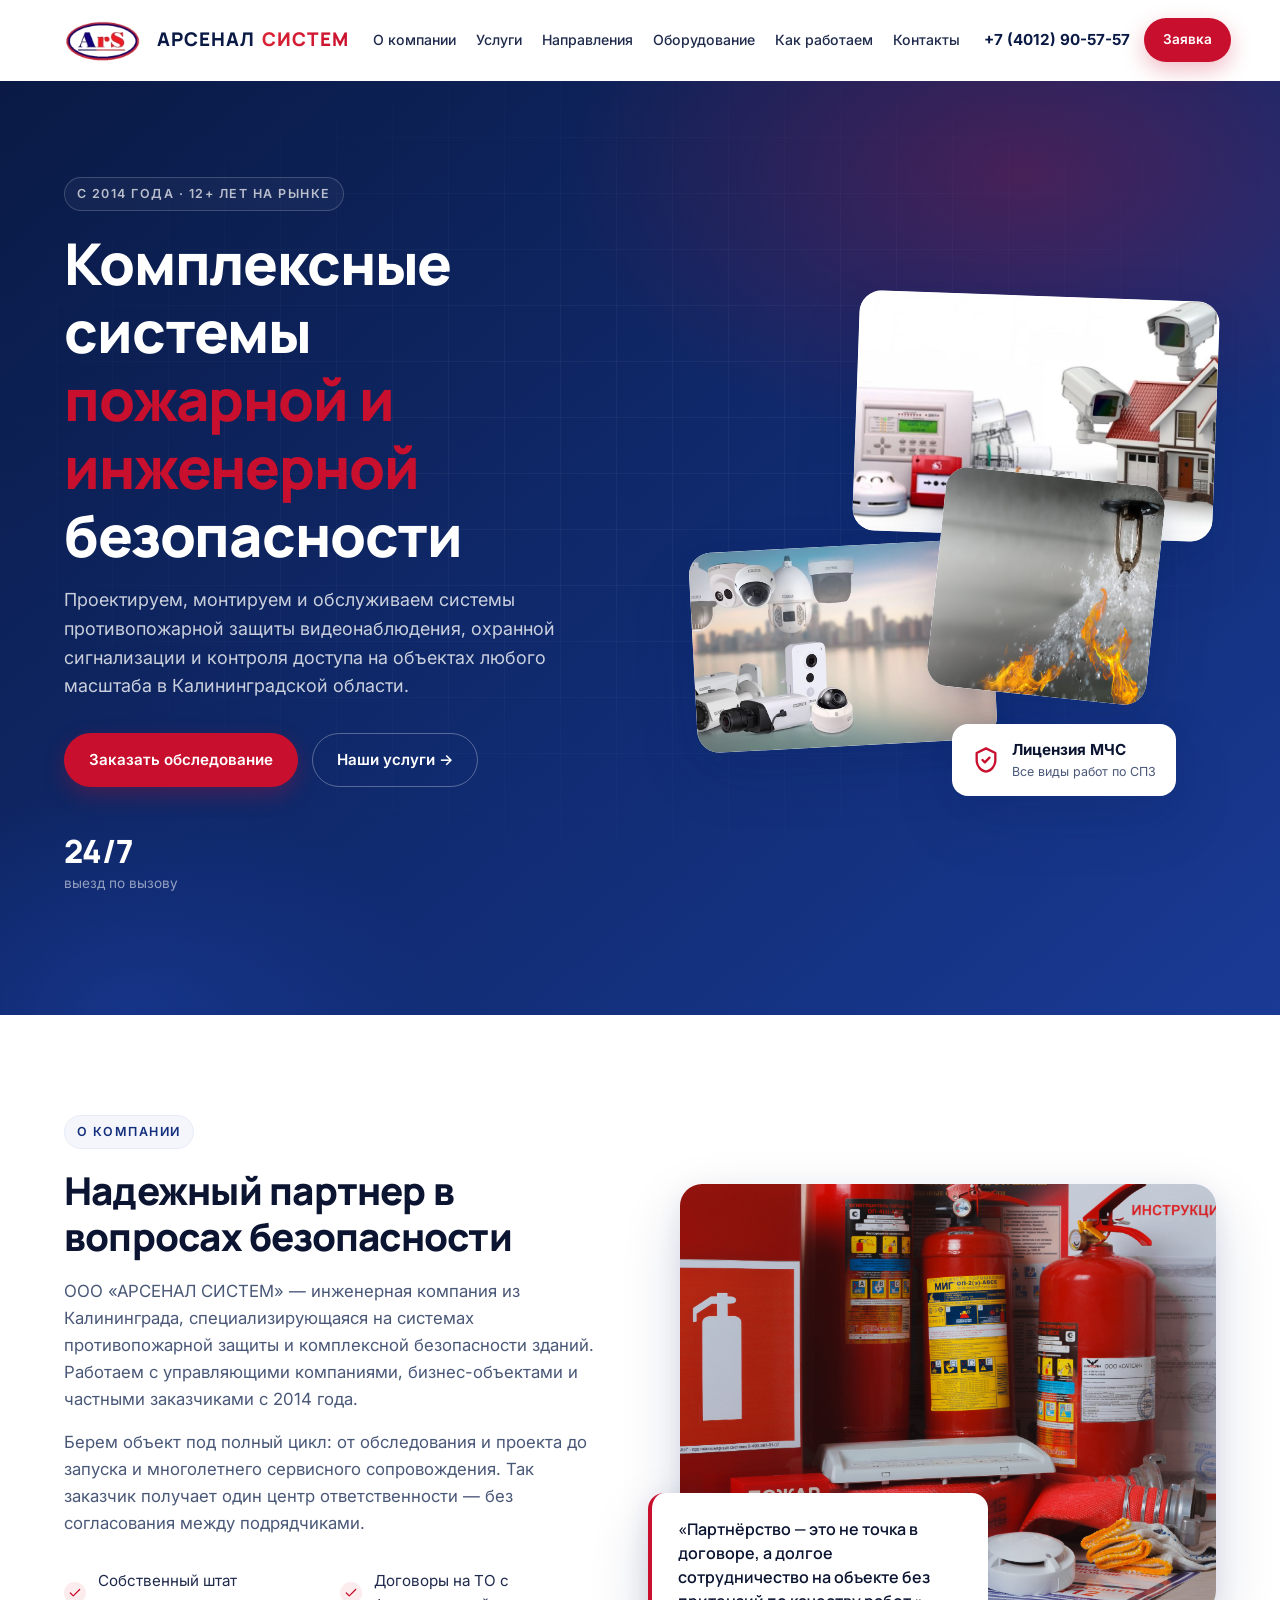
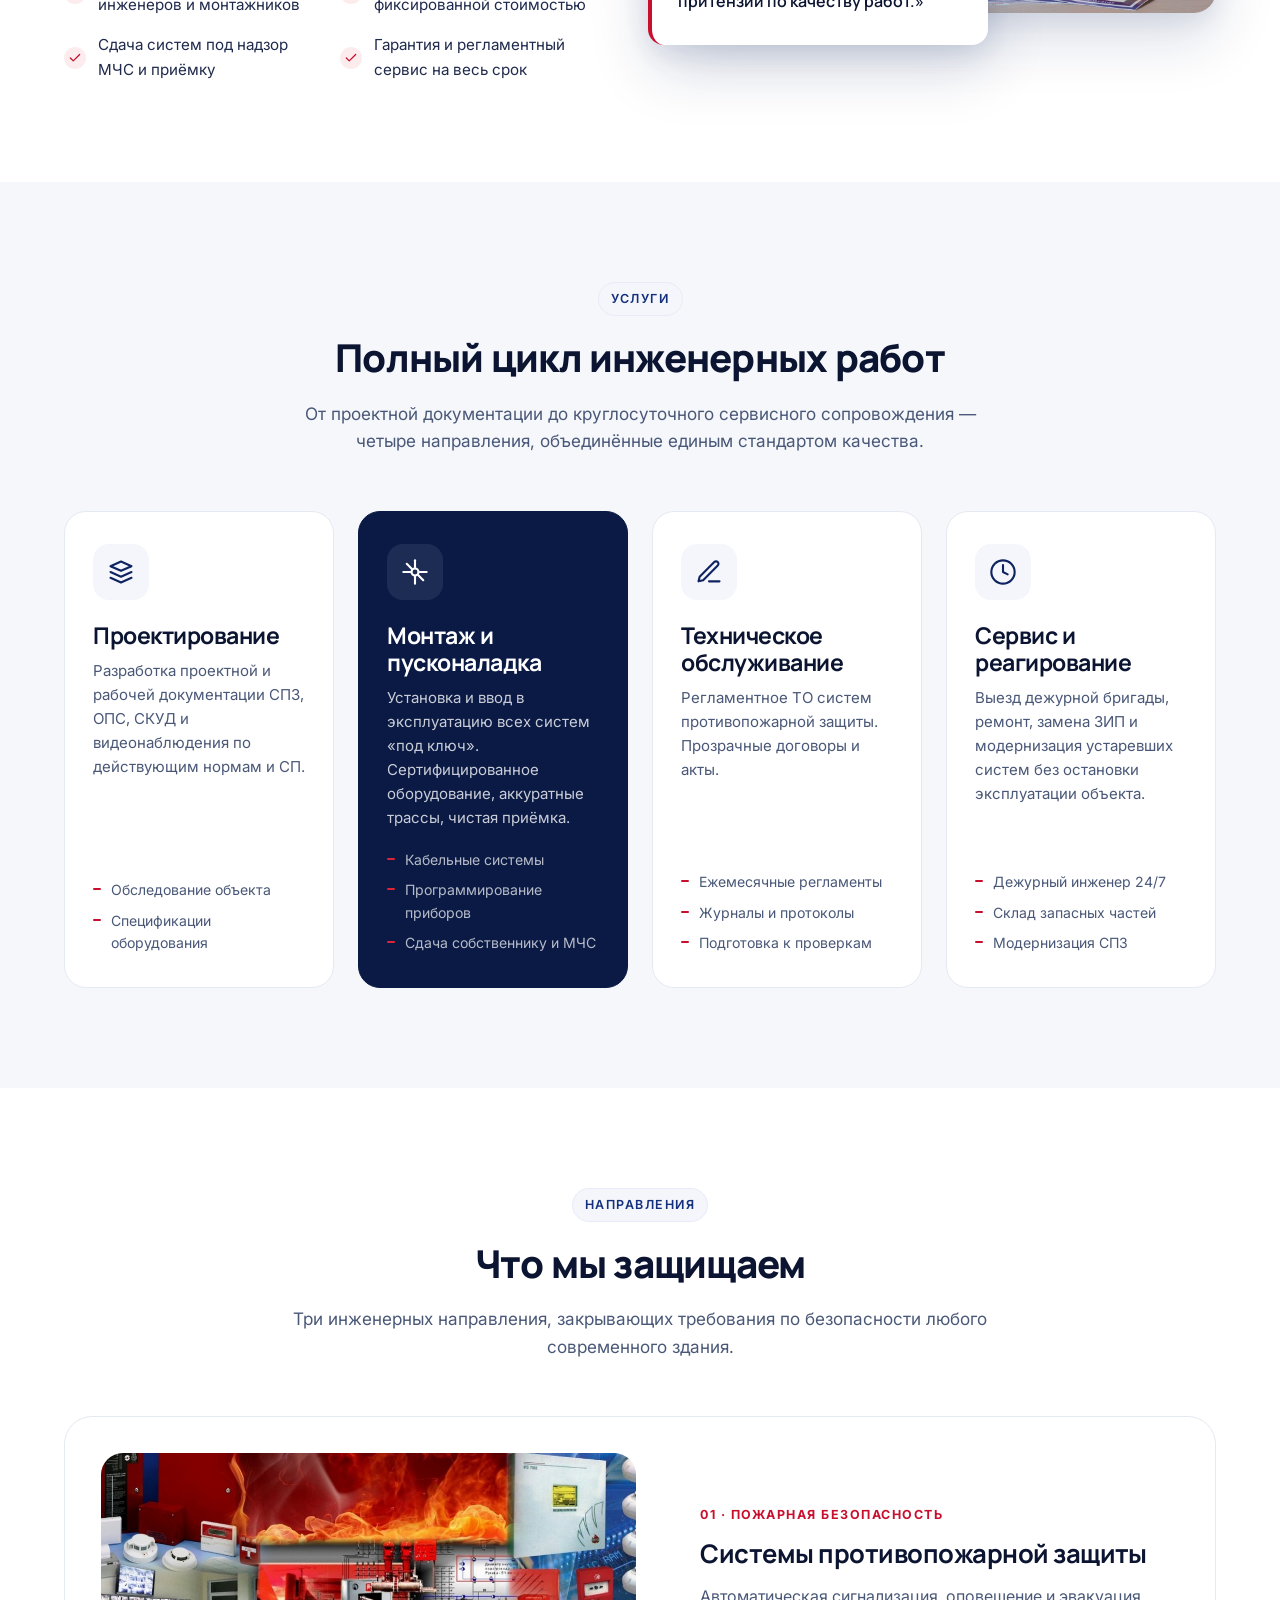
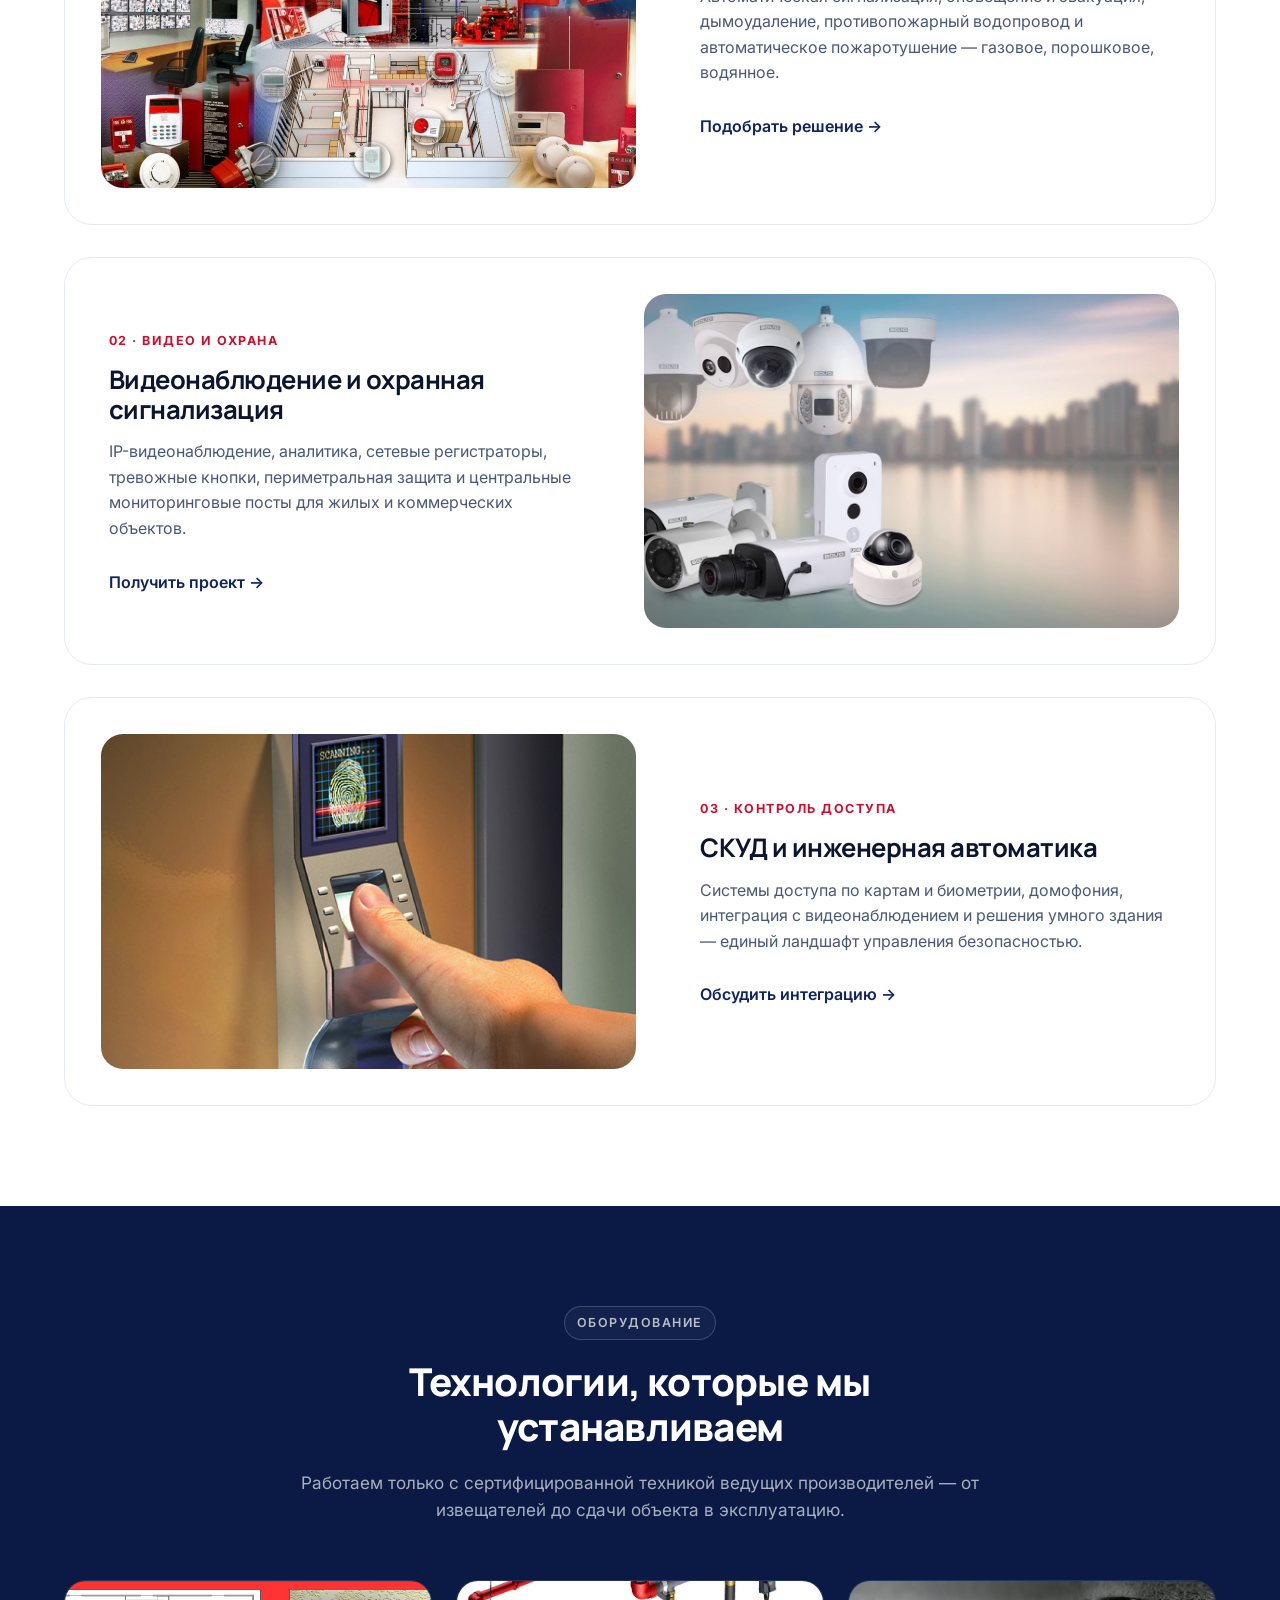
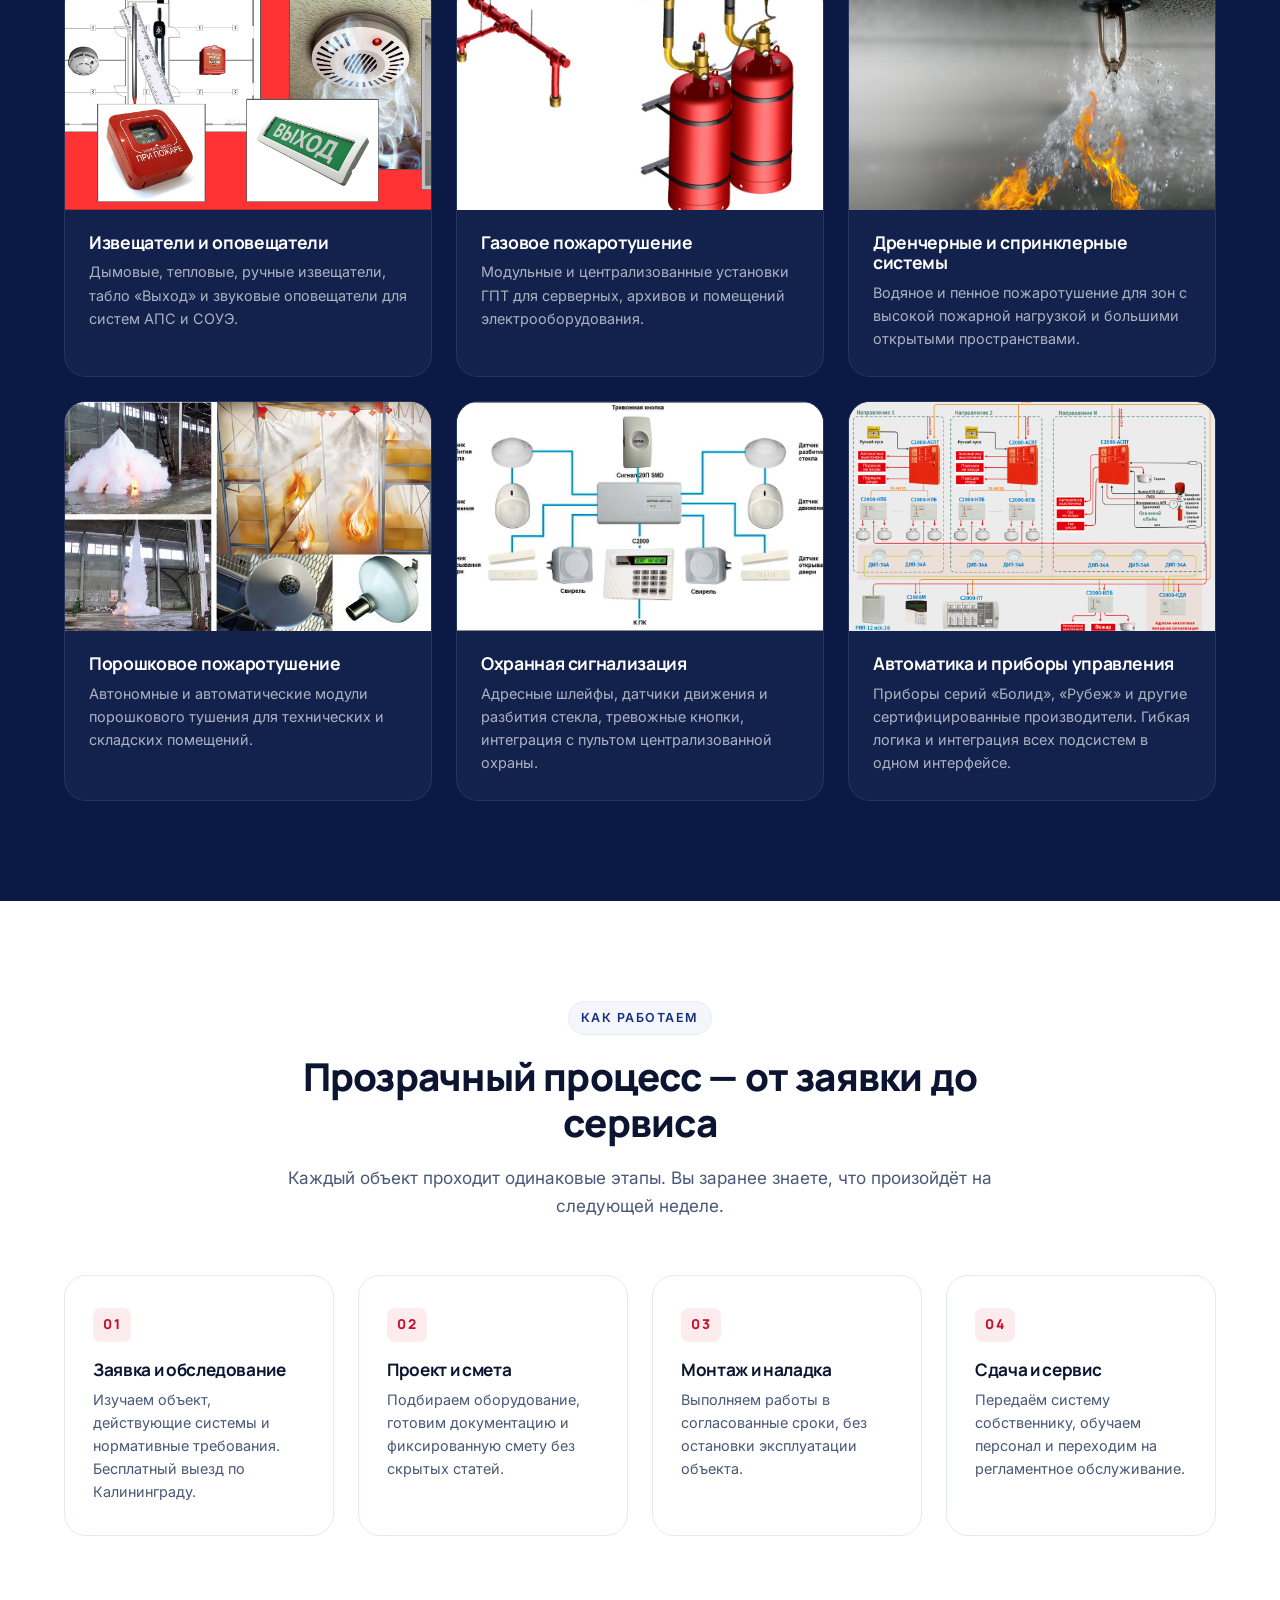
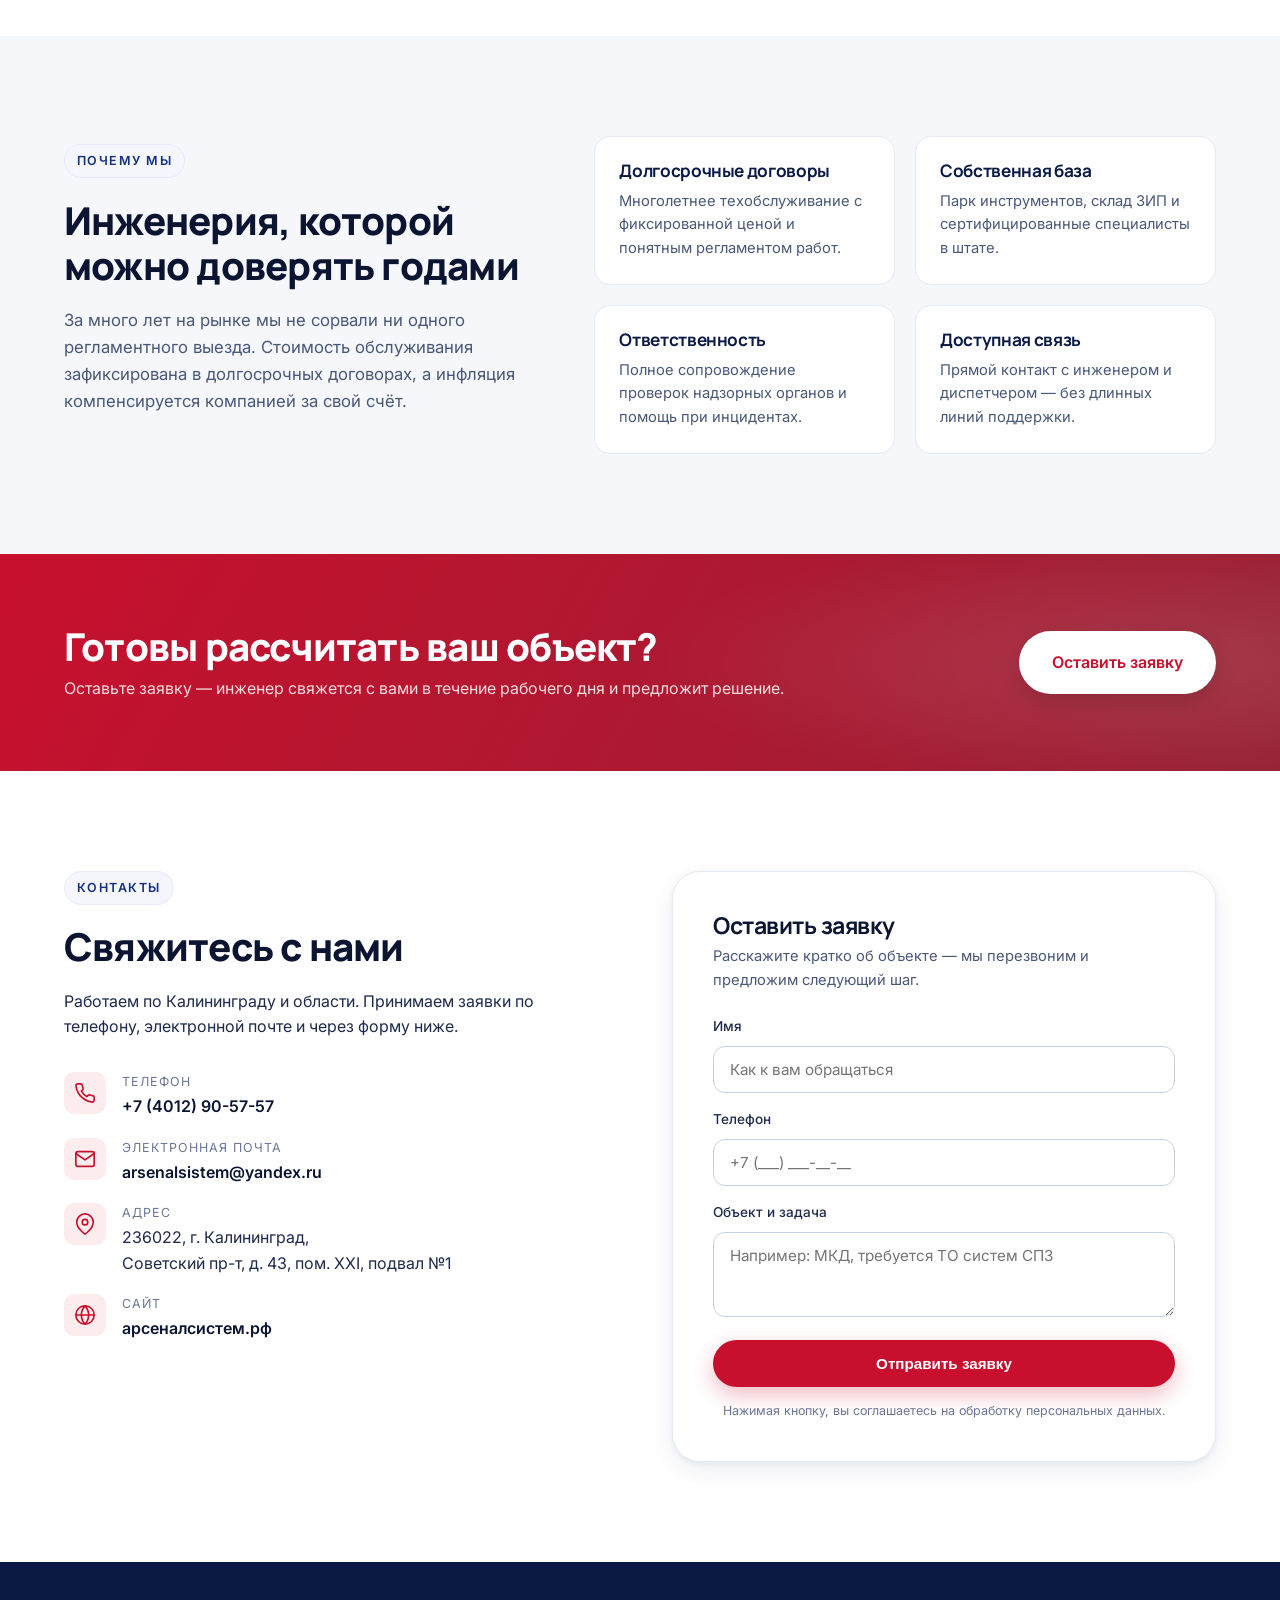
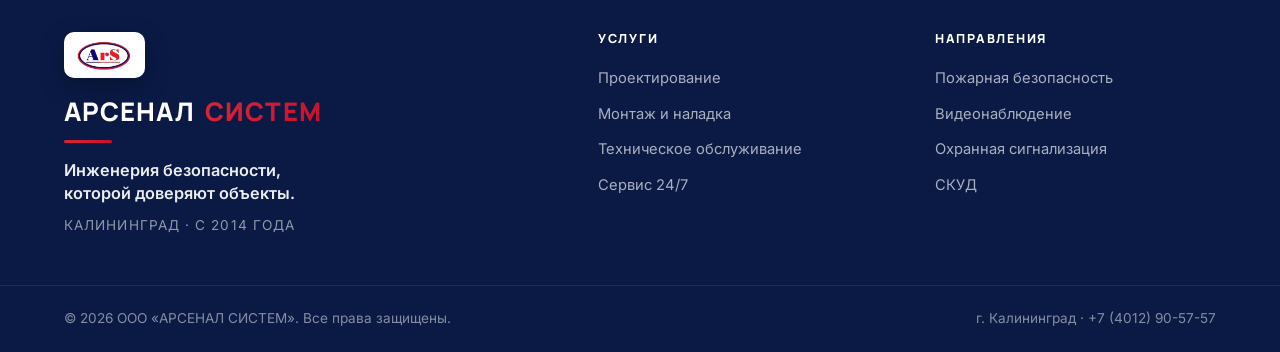
<file: index.html>
<!doctype html>
<html lang="ru">
<head>
<meta charset="utf-8" />
<meta name="viewport" content="width=device-width, initial-scale=1" />
<title>АРСЕНАЛ СИСТЕМ — пожарная сигнализация, видеонаблюдение, СКУД в Калининграде</title>
<meta name="description" content="ООО «АРСЕНАЛ СИСТЕМ» — проектирование, монтаж и техническое обслуживание систем противопожарной защиты, видеонаблюдения, охранной сигнализации и контроля доступа в Калининграде и области. Более 12 лет на рынке, лицензия МЧС, договоры на ТО." />
<meta name="keywords" content="пожарная сигнализация Калининград, монтаж АПС, проектирование СПЗ, видеонаблюдение Калининград, СКУД, охранная сигнализация, обслуживание пожарной сигнализации, дренчерное пожаротушение, газовое пожаротушение, лицензия МЧС" />
<meta name="author" content="ООО «АРСЕНАЛ СИСТЕМ»" />
<meta name="robots" content="index, follow, max-image-preview:large" />
<meta name="geo.region" content="RU-KGD" />
<meta name="geo.placename" content="Калининград" />
<link rel="canonical" href="https://арсеналсистем.рф/" />

<!-- Open Graph -->
<meta property="og:type" content="website" />
<meta property="og:locale" content="ru_RU" />
<meta property="og:site_name" content="АРСЕНАЛ СИСТЕМ" />
<meta property="og:title" content="АРСЕНАЛ СИСТЕМ — системы пожарной и инженерной безопасности в Калининграде" />
<meta property="og:description" content="Проектирование, монтаж и обслуживание систем противопожарной защиты, видеонаблюдения и СКУД. С 2014 года, лицензия МЧС." />
<meta property="og:url" content="https://арсеналсистем.рф/" />
<meta property="og:image" content="https://арсеналсистем.рф/assets/PB1.jpg" />
<meta property="og:image:width" content="1200" />
<meta property="og:image:height" content="630" />
<meta property="og:image:alt" content="АРСЕНАЛ СИСТЕМ — инженерия безопасности" />

<!-- Twitter Card -->
<meta name="twitter:card" content="summary_large_image" />
<meta name="twitter:title" content="АРСЕНАЛ СИСТЕМ — системы безопасности в Калининграде" />
<meta name="twitter:description" content="Пожарная сигнализация, видеонаблюдение, СКУД. Проект, монтаж, ТО. Калининград." />
<meta name="twitter:image" content="https://арсеналсистем.рф/assets/PB1.jpg" />

<!-- Webmaster verification -->
<meta name="yandex-verification" content="79c09cb9cb343d3f" />
<meta name="google-site-verification" content="BXCoOJwR6rJbbhIV3-l0kTRXnBwXiZ8afOS9MahLse8" />

<meta name="theme-color" content="#0A1A45" />
<link rel="icon" type="image/png" href="assets/logo.png" />
<link rel="apple-touch-icon" href="assets/logo.png" />
<link rel="preconnect" href="https://fonts.googleapis.com">
<link rel="preconnect" href="https://fonts.gstatic.com" crossorigin>
<link href="https://fonts.googleapis.com/css2?family=Inter:wght@400;500;600;700;800&family=Manrope:wght@500;600;700;800&display=swap" rel="stylesheet">
<link rel="stylesheet" href="styles.css" />

<!-- Structured Data: LocalBusiness -->
<script type="application/ld+json">
{
  "@context": "https://schema.org",
  "@type": "LocalBusiness",
  "@id": "https://арсеналсистем.рф/#organization",
  "name": "АРСЕНАЛ СИСТЕМ",
  "legalName": "ООО «АРСЕНАЛ СИСТЕМ»",
  "description": "Проектирование, монтаж и техническое обслуживание систем противопожарной защиты, видеонаблюдения, охранной сигнализации и СКУД в Калининграде и области.",
  "url": "https://арсеналсистем.рф/",
  "logo": "https://арсеналсистем.рф/assets/logo.png",
  "image": "https://арсеналсистем.рф/assets/PB1.jpg",
  "telephone": "+7-4012-90-57-57",
  "email": "arsenalsistem@yandex.ru",
  "foundingDate": "2014",
  "address": {
    "@type": "PostalAddress",
    "streetAddress": "Советский пр-т, д. 43, пом. XXI, подвал №1",
    "addressLocality": "Калининград",
    "addressRegion": "Калининградская область",
    "postalCode": "236022",
    "addressCountry": "RU"
  },
  "areaServed": {
    "@type": "AdministrativeArea",
    "name": "Калининградская область"
  },
  "openingHoursSpecification": [
    {
      "@type": "OpeningHoursSpecification",
      "dayOfWeek": ["Monday", "Tuesday", "Wednesday", "Thursday", "Friday"],
      "opens": "09:00",
      "closes": "18:00"
    }
  ],
  "hasOfferCatalog": {
    "@type": "OfferCatalog",
    "name": "Услуги",
    "itemListElement": [
      { "@type": "Offer", "itemOffered": { "@type": "Service", "name": "Проектирование систем противопожарной защиты" } },
      { "@type": "Offer", "itemOffered": { "@type": "Service", "name": "Монтаж и пусконаладка АПС, СОУЭ, СКУД, видеонаблюдения" } },
      { "@type": "Offer", "itemOffered": { "@type": "Service", "name": "Техническое обслуживание систем пожарной безопасности" } },
      { "@type": "Offer", "itemOffered": { "@type": "Service", "name": "Сервис 24/7 и модернизация СПЗ" } }
    ]
  }
}
</script>
</head>
<body>

<!-- ============ HEADER ============ -->
<header class="site-header" id="top">
  <div class="container header-inner">
    <a href="#top" class="brand" aria-label="АРСЕНАЛ СИСТЕМ — на главную">
      <img src="assets/logo.png" alt="АРСЕНАЛ СИСТЕМ" class="brand-mark" />
      <span class="brand-text">
        <span class="brand-title">АРСЕНАЛ<span class="brand-title-accent">СИСТЕМ</span></span>
        <span class="brand-sub">Системы безопасности · Калининград</span>
      </span>
    </a>

    <nav class="nav" aria-label="Главная навигация">
      <a href="#about">О компании</a>
      <a href="#services">Услуги</a>
      <a href="#directions">Направления</a>
      <a href="#equipment">Оборудование</a>
      <a href="#process">Как работаем</a>
      <a href="#contacts">Контакты</a>
    </nav>

    <div class="header-cta">
      <a class="phone" href="tel:+74012905757">+7 (4012) 90-57-57</a>
      <a class="btn btn-primary btn-sm" href="#contacts">Заявка</a>
      <button class="burger" aria-label="Меню" id="burger">
        <span></span><span></span><span></span>
      </button>
    </div>
  </div>
</header>

<!-- ============ HERO ============ -->
<section class="hero">
  <div class="hero-bg" aria-hidden="true"></div>
  <div class="container hero-inner">
    <div class="hero-copy">
      <span class="eyebrow">С 2014 года · 12+ лет на рынке</span>
      <h1>Комплексные системы<br/><span class="accent">пожарной и инженерной</span> безопасности</h1>
      <p class="lead">Проектируем, монтируем и обслуживаем системы противопожарной защиты видеонаблюдения, охранной сигнализации и контроля доступа на объектах любого масштаба в Калининградской области.</p>
      <div class="hero-actions">
        <a class="btn btn-primary" href="#contacts">Заказать обследование</a>
        <a class="btn btn-ghost" href="#services">Наши услуги →</a>
      </div>
      <ul class="hero-trust">
        <li><strong>24/7</strong><span>выезд по вызову</span></li>
      </ul>
    </div>
    <div class="hero-visual" aria-hidden="true">
      <div class="hero-card hero-card-1">
        <img src="assets/pb4.jpg" alt="Монтаж системы пожарной сигнализации на объекте" width="640" height="420" />
      </div>
      <div class="hero-card hero-card-2">
        <img src="assets/Video.jpg" alt="IP-видеонаблюдение для коммерческих объектов" width="640" height="420" />
      </div>
      <div class="hero-card hero-card-3">
        <img src="assets/Drencher.png" alt="Дренчерная установка автоматического пожаротушения" width="640" height="420" />
      </div>
      <div class="hero-badge">
        <svg viewBox="0 0 24 24" fill="none" stroke="currentColor" stroke-width="2" stroke-linecap="round" stroke-linejoin="round"><path d="M12 2L4 6v6c0 5 3.5 9.5 8 10 4.5-.5 8-5 8-10V6l-8-4z"/><path d="M9 12l2 2 4-4"/></svg>
        <div>
          <strong>Лицензия МЧС</strong>
          <small>Все виды работ по СПЗ</small>
        </div>
      </div>
    </div>
  </div>
</section>

<!-- ============ ABOUT ============ -->
<section class="section" id="about">
  <div class="container about-grid">
    <div class="about-copy">
      <span class="eyebrow eyebrow-dark">О компании</span>
      <h2>Надежный партнер в вопросах безопасности</h2>
      <p>ООО «АРСЕНАЛ СИСТЕМ» — инженерная компания из Калининграда, специализирующаяся на системах противопожарной защиты и комплексной безопасности зданий. Работаем с управляющими компаниями, бизнес-объектами и частными заказчиками с 2014 года.</p>
      <p>Берем объект под полный цикл: от обследования и проекта до запуска и многолетнего сервисного сопровождения. Так заказчик получает один центр ответственности — без согласования между подрядчиками.</p>
      <div class="about-bullets">
        <div class="bullet">
          <svg viewBox="0 0 24 24" fill="none" stroke="currentColor" stroke-width="2.2" stroke-linecap="round" stroke-linejoin="round"><polyline points="20 6 9 17 4 12"/></svg>
          <span>Собственный штат инженеров и монтажников</span>
        </div>
        <div class="bullet">
          <svg viewBox="0 0 24 24" fill="none" stroke="currentColor" stroke-width="2.2" stroke-linecap="round" stroke-linejoin="round"><polyline points="20 6 9 17 4 12"/></svg>
          <span>Договоры на ТО с фиксированной стоимостью</span>
        </div>
        <div class="bullet">
          <svg viewBox="0 0 24 24" fill="none" stroke="currentColor" stroke-width="2.2" stroke-linecap="round" stroke-linejoin="round"><polyline points="20 6 9 17 4 12"/></svg>
          <span>Сдача систем под надзор МЧС и приёмку</span>
        </div>
        <div class="bullet">
          <svg viewBox="0 0 24 24" fill="none" stroke="currentColor" stroke-width="2.2" stroke-linecap="round" stroke-linejoin="round"><polyline points="20 6 9 17 4 12"/></svg>
          <span>Гарантия и регламентный сервис на весь срок</span>
        </div>
      </div>
    </div>
    <div class="about-visual">
      <figure class="about-photo">
        <img src="assets/PB1.jpg" alt="Оборудование систем пожарной безопасности на объекте в Калининграде" loading="lazy" width="1200" height="800" />
      </figure>
      <div class="about-quote">
        <p>«Партнёрство — это не точка в договоре, а долгое сотрудничество на объекте без притензий по качеству работ.»</p>
      </div>
    </div>
  </div>
</section>

<!-- ============ SERVICES ============ -->
<section class="section section-soft" id="services">
  <div class="container">
    <header class="section-head">
      <span class="eyebrow eyebrow-dark">Услуги</span>
      <h2>Полный цикл инженерных работ</h2>
      <p>От проектной документации до круглосуточного сервисного сопровождения — четыре направления, объединённые единым стандартом качества.</p>
    </header>

    <div class="services-grid">
      <article class="service-card">
        <div class="service-icon">
          <svg viewBox="0 0 24 24" fill="none" stroke="currentColor" stroke-width="1.8" stroke-linecap="round" stroke-linejoin="round"><path d="M3 7l9-4 9 4-9 4-9-4z"/><path d="M3 12l9 4 9-4"/><path d="M3 17l9 4 9-4"/></svg>
        </div>
        <h3>Проектирование</h3>
        <p>Разработка проектной и рабочей документации СПЗ, ОПС, СКУД и видеонаблюдения по действующим нормам и СП.</p>
        <ul class="service-list">
          <li>Обследование объекта</li>
          <li>Спецификации оборудования</li>
        </ul>
      </article>

      <article class="service-card service-card-featured">
        <div class="service-icon">
          <svg viewBox="0 0 24 24" fill="none" stroke="currentColor" stroke-width="1.8" stroke-linecap="round" stroke-linejoin="round"><path d="M12 2v6"/><path d="M12 22v-6"/><path d="M4.93 4.93l4.24 4.24"/><path d="M14.83 14.83l4.24 4.24"/><path d="M2 12h6"/><path d="M16 12h6"/><circle cx="12" cy="12" r="3"/></svg>
        </div>
        <h3>Монтаж и пусконаладка</h3>
        <p>Установка и ввод в эксплуатацию всех систем «под ключ». Сертифицированное оборудование, аккуратные трассы, чистая приёмка.</p>
        <ul class="service-list">
          <li>Кабельные системы</li>
          <li>Программирование приборов</li>
          <li>Сдача собственнику и МЧС</li>
        </ul>
      </article>

      <article class="service-card">
        <div class="service-icon">
          <svg viewBox="0 0 24 24" fill="none" stroke="currentColor" stroke-width="1.8" stroke-linecap="round" stroke-linejoin="round"><path d="M12 20h9"/><path d="M16.5 3.5a2.121 2.121 0 0 1 3 3L7 19l-4 1 1-4 12.5-12.5z"/></svg>
        </div>
        <h3>Техническое обслуживание</h3>
        <p>Регламентное ТО систем противопожарной защиты. Прозрачные договоры и акты.</p>
        <ul class="service-list">
          <li>Ежемесячные регламенты</li>
          <li>Журналы и протоколы</li>
          <li>Подготовка к проверкам</li>
        </ul>
      </article>

      <article class="service-card">
        <div class="service-icon">
          <svg viewBox="0 0 24 24" fill="none" stroke="currentColor" stroke-width="1.8" stroke-linecap="round" stroke-linejoin="round"><circle cx="12" cy="12" r="10"/><polyline points="12 6 12 12 16 14"/></svg>
        </div>
        <h3>Сервис и реагирование</h3>
        <p>Выезд дежурной бригады, ремонт, замена ЗИП и модернизация устаревших систем без остановки эксплуатации объекта.</p>
        <ul class="service-list">
          <li>Дежурный инженер 24/7</li>
          <li>Склад запасных частей</li>
          <li>Модернизация СПЗ</li>
        </ul>
      </article>
    </div>
  </div>
</section>

<!-- ============ DIRECTIONS ============ -->
<section class="section" id="directions">
  <div class="container">
    <header class="section-head">
      <span class="eyebrow eyebrow-dark">Направления</span>
      <h2>Что мы защищаем</h2>
      <p>Три инженерных направления, закрывающих требования по безопасности любого современного здания.</p>
    </header>

    <div class="directions-grid">
      <article class="dir-card">
        <div class="dir-image">
          <img src="assets/PB3.jpg" alt="Системы противопожарной защиты — автоматическая сигнализация и пожаротушение" loading="lazy" />
        </div>
        <div class="dir-body">
          <span class="dir-tag">01 · Пожарная безопасность</span>
          <h3>Системы противопожарной защиты</h3>
          <p>Автоматическая сигнализация, оповещение и эвакуация, дымоудаление, противопожарный водопровод и автоматическое пожаротушение — газовое, порошковое, водянное.</p>
          <a class="dir-link" href="#contacts">Подобрать решение →</a>
        </div>
      </article>

      <article class="dir-card dir-card-reverse">
        <div class="dir-image">
          <img src="assets/Video.jpg" alt="IP-видеонаблюдение и охранная сигнализация для жилых и коммерческих объектов" loading="lazy" />
        </div>
        <div class="dir-body">
          <span class="dir-tag">02 · Видео и охрана</span>
          <h3>Видеонаблюдение и охранная сигнализация</h3>
          <p>IP-видеонаблюдение, аналитика, сетевые регистраторы, тревожные кнопки, периметральная защита и центральные мониторинговые посты для жилых и коммерческих объектов.</p>
          <a class="dir-link" href="#contacts">Получить проект →</a>
        </div>
      </article>

      <article class="dir-card">
        <div class="dir-image">
          <img src="assets/KD.jpg" alt="Системы контроля и управления доступом — карты, биометрия, домофония" loading="lazy" />
        </div>
        <div class="dir-body">
          <span class="dir-tag">03 · Контроль доступа</span>
          <h3>СКУД и инженерная автоматика</h3>
          <p>Системы доступа по картам и биометрии, домофония, интеграция с видеонаблюдением и решения умного здания — единый ландшафт управления безопасностью.</p>
          <a class="dir-link" href="#contacts">Обсудить интеграцию →</a>
        </div>
      </article>
    </div>
  </div>
</section>

<!-- ============ EQUIPMENT SHOWCASE ============ -->
<section class="section section-dark" id="equipment">
  <div class="container">
    <header class="section-head section-head-light">
      <span class="eyebrow">Оборудование</span>
      <h2>Технологии, которые мы устанавливаем</h2>
      <p>Работаем только с сертифицированной техникой ведущих производителей — от извещателей до сдачи объекта в эксплуатацию.</p>
    </header>

    <div class="equipment-grid">
      <article class="eq-card">
        <div class="eq-img"><img src="assets/PB2.png" alt="Извещатели и оповещатели АПС, СОУЭ" loading="lazy" /></div>
        <div class="eq-content">
          <h4>Извещатели и оповещатели</h4>
          <p>Дымовые, тепловые, ручные извещатели, табло «Выход» и звуковые оповещатели для систем АПС и СОУЭ.</p>
        </div>
      </article>

      <article class="eq-card">
        <div class="eq-img"><img src="assets/GPT.png" alt="Модули газового пожаротушения для серверных и архивов" loading="lazy" /></div>
        <div class="eq-content">
          <h4>Газовое пожаротушение</h4>
          <p>Модульные и централизованные установки ГПТ для серверных, архивов и помещений электрооборудования.</p>
        </div>
      </article>

      <article class="eq-card">
        <div class="eq-img"><img src="assets/Drencher.png" alt="Дренчерные и спринклерные системы водяного пожаротушения" loading="lazy" /></div>
        <div class="eq-content">
          <h4>Дренчерные и спринклерные системы</h4>
          <p>Водяное и пенное пожаротушение для зон с высокой пожарной нагрузкой и большими открытыми пространствами.</p>
        </div>
      </article>

      <article class="eq-card">
        <div class="eq-img"><img src="assets/PPT.jpg" alt="Порошковое пожаротушение для технических и складских помещений" loading="lazy" /></div>
        <div class="eq-content">
          <h4>Порошковое пожаротушение</h4>
          <p>Автономные и автоматические модули порошкового тушения для технических и складских помещений.</p>
        </div>
      </article>

      <article class="eq-card">
        <div class="eq-img"><img src="assets/OS.jpg" alt="Охранная сигнализация с интеграцией к пульту централизованной охраны" loading="lazy" /></div>
        <div class="eq-content">
          <h4>Охранная сигнализация</h4>
          <p>Адресные шлейфы, датчики движения и разбития стекла, тревожные кнопки, интеграция с пультом централизованной охраны.</p>
        </div>
      </article>

      <article class="eq-card">
        <div class="eq-img"><img src="assets/PPT.png" alt="Приборы управления Болид, Рубеж — автоматика систем безопасности" loading="lazy" /></div>
        <div class="eq-content">
          <h4>Автоматика и приборы управления</h4>
          <p>Приборы серий «Болид», «Рубеж» и другие сертифицированные производители. Гибкая логика и интеграция всех подсистем в одном интерфейсе.</p>
        </div>
      </article>
    </div>
  </div>
</section>

<!-- ============ PROCESS ============ -->
<section class="section" id="process">
  <div class="container">
    <header class="section-head">
      <span class="eyebrow eyebrow-dark">Как работаем</span>
      <h2>Прозрачный процесс — от заявки до сервиса</h2>
      <p>Каждый объект проходит одинаковые этапы. Вы заранее знаете, что произойдёт на следующей неделе.</p>
    </header>

    <div class="steps">
      <div class="step">
        <div class="step-num">01</div>
        <h4>Заявка и обследование</h4>
        <p>Изучаем объект, действующие системы и нормативные требования. Бесплатный выезд по Калининграду.</p>
      </div>
      <div class="step">
        <div class="step-num">02</div>
        <h4>Проект и смета</h4>
        <p>Подбираем оборудование, готовим документацию и фиксированную смету без скрытых статей.</p>
      </div>
      <div class="step">
        <div class="step-num">03</div>
        <h4>Монтаж и наладка</h4>
        <p>Выполняем работы в согласованные сроки, без остановки эксплуатации объекта.</p>
      </div>
      <div class="step">
        <div class="step-num">04</div>
        <h4>Сдача и сервис</h4>
        <p>Передаём систему собственнику, обучаем персонал и переходим на регламентное обслуживание.</p>
      </div>
    </div>
  </div>
</section>

<!-- ============ WHY US ============ -->
<section class="section section-soft" id="why">
  <div class="container why-grid">
    <div>
      <span class="eyebrow eyebrow-dark">Почему мы</span>
      <h2>Инженерия, которой можно доверять годами</h2>
      <p>За много лет на рынке мы не сорвали ни одного регламентного выезда. Стоимость обслуживания зафиксирована в долгосрочных договорах, а инфляция компенсируется компанией за свой счёт.</p>
    </div>
    <div class="why-list">
      <div class="why-item">
        <h4>Долгосрочные договоры</h4>
        <p>Многолетнее техобслуживание с фиксированной ценой и понятным регламентом работ.</p>
      </div>
      <div class="why-item">
        <h4>Собственная база</h4>
        <p>Парк инструментов, склад ЗИП и сертифицированные специалисты в штате.</p>
      </div>
      <div class="why-item">
        <h4>Ответственность</h4>
        <p>Полное сопровождение проверок надзорных органов и помощь при инцидентах.</p>
      </div>
      <div class="why-item">
        <h4>Доступная связь</h4>
        <p>Прямой контакт с инженером и диспетчером — без длинных линий поддержки.</p>
      </div>
    </div>
  </div>
</section>

<!-- ============ CTA BANNER ============ -->
<section class="cta-banner">
  <div class="container cta-banner-inner">
    <div>
      <h2>Готовы рассчитать ваш объект?</h2>
      <p>Оставьте заявку — инженер свяжется с вами в течение рабочего дня и предложит решение.</p>
    </div>
    <a class="btn btn-primary btn-lg" href="#contacts">Оставить заявку</a>
  </div>
</section>

<!-- ============ CONTACTS ============ -->
<section class="section" id="contacts">
  <div class="container contact-grid">
    <div class="contact-info">
      <span class="eyebrow eyebrow-dark">Контакты</span>
      <h2>Свяжитесь с нами</h2>
      <p>Работаем по Калининграду и области. Принимаем заявки по телефону, электронной почте и через форму ниже.</p>

      <ul class="contact-list">
        <li>
          <svg viewBox="0 0 24 24" fill="none" stroke="currentColor" stroke-width="1.8" stroke-linecap="round" stroke-linejoin="round"><path d="M22 16.92v3a2 2 0 0 1-2.18 2 19.79 19.79 0 0 1-8.63-3.07 19.5 19.5 0 0 1-6-6 19.79 19.79 0 0 1-3.07-8.67A2 2 0 0 1 4.11 2h3a2 2 0 0 1 2 1.72c.13.96.37 1.9.72 2.81a2 2 0 0 1-.45 2.11L8.09 9.91a16 16 0 0 0 6 6l1.27-1.27a2 2 0 0 1 2.11-.45c.91.35 1.85.59 2.81.72A2 2 0 0 1 22 16.92z"/></svg>
          <div>
            <span class="contact-label">Телефон</span>
            <a href="tel:+74012905757">+7 (4012) 90-57-57</a>
          </div>
        </li>
        <li>
          <svg viewBox="0 0 24 24" fill="none" stroke="currentColor" stroke-width="1.8" stroke-linecap="round" stroke-linejoin="round"><path d="M4 4h16c1.1 0 2 .9 2 2v12c0 1.1-.9 2-2 2H4c-1.1 0-2-.9-2-2V6c0-1.1.9-2 2-2z"/><polyline points="22,6 12,13 2,6"/></svg>
          <div>
            <span class="contact-label">Электронная почта</span>
            <a href="mailto:arsenalsistem@yandex.ru">arsenalsistem@yandex.ru</a>
          </div>
        </li>
        <li>
          <svg viewBox="0 0 24 24" fill="none" stroke="currentColor" stroke-width="1.8" stroke-linecap="round" stroke-linejoin="round"><path d="M21 10c0 7-9 13-9 13s-9-6-9-13a9 9 0 0 1 18 0z"/><circle cx="12" cy="10" r="3"/></svg>
          <div>
            <span class="contact-label">Адрес</span>
            <span>236022, г. Калининград,<br/>Советский пр-т, д. 43, пом. XXI, подвал №1</span>
          </div>
        </li>
        <li>
          <svg viewBox="0 0 24 24" fill="none" stroke="currentColor" stroke-width="1.8" stroke-linecap="round" stroke-linejoin="round"><circle cx="12" cy="12" r="10"/><line x1="2" y1="12" x2="22" y2="12"/><path d="M12 2a15.3 15.3 0 0 1 4 10 15.3 15.3 0 0 1-4 10 15.3 15.3 0 0 1-4-10 15.3 15.3 0 0 1 4-10z"/></svg>
          <div>
            <span class="contact-label">Сайт</span>
            <a href="https://арсеналсистем.рф">арсеналсистем.рф</a>
          </div>
        </li>
      </ul>
    </div>

    <!--
      Forms work через Formspree (https://formspree.io):
      1. Зарегистрируйтесь, создайте новую форму с почтой arsenalsistem@yandex.ru
      2. Скопируйте endpoint вида https://formspree.io/f/XXXXXXXX
      3. Замените значение data-endpoint ниже
      Бесплатный план — до 50 заявок в месяц.
    -->
    <form class="contact-form" id="leadForm" data-endpoint="https://formspree.io/f/mzdwbpkb" novalidate>
      <h3>Оставить заявку</h3>
      <p class="form-sub">Расскажите кратко об объекте — мы перезвоним и предложим следующий шаг.</p>

      <label>
        <span>Имя</span>
        <input type="text" name="name" required placeholder="Как к вам обращаться" />
      </label>
      <label>
        <span>Телефон</span>
        <input type="tel" name="phone" required placeholder="+7 (___) ___-__-__" />
      </label>
      <label>
        <span>Объект и задача</span>
        <textarea name="message" rows="3" placeholder="Например: МКД, требуется ТО систем СПЗ"></textarea>
      </label>

      <!-- Honeypot — невидимое поле для отсечения ботов -->
      <input type="text" name="_gotcha" tabindex="-1" autocomplete="off" class="hp-field" aria-hidden="true" />
      <input type="hidden" name="_subject" value="Новая заявка с сайта арсенал-систем.рф" />

      <button type="submit" class="btn btn-primary btn-block" id="leadSubmit">
        <span class="btn-label">Отправить заявку</span>
        <span class="btn-spinner" aria-hidden="true"></span>
      </button>
      <small class="form-note">Нажимая кнопку, вы соглашаетесь на обработку персональных данных.</small>
      <div class="form-ok" hidden>Спасибо! Мы свяжемся с вами в течение рабочего дня.</div>
      <div class="form-err" hidden>Не удалось отправить заявку. Позвоните нам по телефону +7 (4012) 90-57-57.</div>
    </form>
  </div>
</section>

<!-- ============ FOOTER ============ -->
<footer class="site-footer">
  <div class="container footer-grid">
    <div class="footer-brand">
      <img src="assets/logo.png" alt="Логотип АРСЕНАЛ СИСТЕМ" class="footer-logo" loading="lazy" />
      <p class="footer-name">АРСЕНАЛ<span class="footer-name-accent">СИСТЕМ</span></p>
      <span class="footer-divider" aria-hidden="true"></span>
      <p class="footer-tagline">Инженерия безопасности,<br/>которой доверяют объекты.</p>
      <p class="footer-desc">Калининград · с 2014 года</p>
    </div>
    <div>
      <h5>Услуги</h5>
      <ul>
        <li><a href="#services">Проектирование</a></li>
        <li><a href="#services">Монтаж и наладка</a></li>
        <li><a href="#services">Техническое обслуживание</a></li>
        <li><a href="#services">Сервис 24/7</a></li>
      </ul>
    </div>
    <div>
      <h5>Направления</h5>
      <ul>
        <li><a href="#directions">Пожарная безопасность</a></li>
        <li><a href="#directions">Видеонаблюдение</a></li>
        <li><a href="#directions">Охранная сигнализация</a></li>
        <li><a href="#directions">СКУД</a></li>
      </ul>
    </div>
  </div>
  <div class="footer-bottom">
    <div class="container footer-bottom-inner">
      <span>© 2026 ООО «АРСЕНАЛ СИСТЕМ». Все права защищены.</span>
      <span>г. Калининград · +7 (4012) 90-57-57</span>
    </div>
  </div>
</footer>

<script>
  // Smooth mobile menu toggle
  const burger = document.getElementById('burger');
  const nav = document.querySelector('.nav');
  burger.addEventListener('click', () => {
    nav.classList.toggle('open');
    burger.classList.toggle('open');
  });
  document.querySelectorAll('.nav a').forEach(a => a.addEventListener('click', () => {
    nav.classList.remove('open');
    burger.classList.remove('open');
  }));

  // Header shadow on scroll
  const header = document.querySelector('.site-header');
  const onScroll = () => header.classList.toggle('scrolled', window.scrollY > 8);
  onScroll();
  window.addEventListener('scroll', onScroll, { passive: true });

  // Lead form — Formspree integration (AJAX, без перехода со страницы)
  const form = document.getElementById('leadForm');
  if (form) {
    const ok = form.querySelector('.form-ok');
    const err = form.querySelector('.form-err');
    const submit = form.querySelector('#leadSubmit');

    form.addEventListener('submit', async (e) => {
      e.preventDefault();
      ok.hidden = true;
      err.hidden = true;

      // Не отправляем, если endpoint не настроен
      const endpoint = form.dataset.endpoint;
      if (!endpoint || endpoint.includes('YOUR_FORM_ID')) {
        err.textContent = 'Форма ещё не подключена. Замените YOUR_FORM_ID в index.html на ваш Formspree ID.';
        err.hidden = false;
        return;
      }

      // Honeypot — если поле заполнено, это бот
      if (form.querySelector('input[name="_gotcha"]').value) return;

      submit.classList.add('is-loading');
      submit.disabled = true;

      try {
        const res = await fetch(endpoint, {
          method: 'POST',
          headers: { 'Accept': 'application/json' },
          body: new FormData(form)
        });
        if (res.ok) {
          ok.hidden = false;
          form.reset();
        } else {
          err.hidden = false;
        }
      } catch {
        err.hidden = false;
      } finally {
        submit.classList.remove('is-loading');
        submit.disabled = false;
      }
    });
  }
</script>
</body>
</html>
</file>
<file: styles.css>
/* ============================================================
   АРСЕНАЛ СИСТЕМ — corporate site styles
   Design tokens, layout, components
   ============================================================ */

:root {
  /* Palette derived from logo (deep navy + corporate red) */
  --navy-900: #0A1A45;
  --navy-800: #0F2360;
  --navy-700: #142F7C;
  --navy-600: #1E40A8;
  --navy-100: #E7ECF8;
  --navy-50:  #F4F6FC;

  --red-600:  #C8102E;
  --red-500:  #DC2436;
  --red-50:   #FDECEE;

  --ink-900:  #0B1431;
  --ink-700:  #1F2A4C;
  --ink-500:  #4A5878;
  --ink-400:  #6B7796;
  --ink-300:  #97A1BA;
  --ink-200:  #C9D0E0;
  --ink-100:  #E5E9F2;

  --bg:       #FFFFFF;
  --bg-soft:  #F5F7FB;
  --bg-tint:  #EEF2FA;

  --radius-sm: 10px;
  --radius:    16px;
  --radius-lg: 22px;
  --radius-xl: 28px;

  --shadow-sm: 0 1px 2px rgba(15, 35, 96, 0.06), 0 1px 1px rgba(15, 35, 96, 0.04);
  --shadow:    0 8px 24px rgba(15, 35, 96, 0.08), 0 2px 6px rgba(15, 35, 96, 0.05);
  --shadow-lg: 0 24px 60px rgba(15, 35, 96, 0.16), 0 8px 24px rgba(15, 35, 96, 0.08);

  --container: 1200px;
  --ease: cubic-bezier(.2, .7, .2, 1);
}

/* -------------------- Base -------------------- */
*, *::before, *::after { box-sizing: border-box; }

html { scroll-behavior: smooth; }

body {
  margin: 0;
  font-family: 'Inter', -apple-system, BlinkMacSystemFont, 'Segoe UI', Roboto, sans-serif;
  font-size: 16px;
  line-height: 1.6;
  color: var(--ink-700);
  background: var(--bg);
  -webkit-font-smoothing: antialiased;
  -moz-osx-font-smoothing: grayscale;
}

h1, h2, h3, h4, h5 {
  font-family: 'Manrope', 'Inter', sans-serif;
  color: var(--ink-900);
  margin: 0 0 0.5em;
  line-height: 1.18;
  letter-spacing: -0.02em;
  font-weight: 800;
}

h1 { font-size: clamp(2.2rem, 4.6vw, 3.6rem); }
h2 { font-size: clamp(1.7rem, 3vw, 2.4rem); }
h3 { font-size: clamp(1.2rem, 1.8vw, 1.45rem); font-weight: 700; }
h4 { font-size: 1.075rem; font-weight: 700; }
h5 { font-size: 0.85rem; text-transform: uppercase; letter-spacing: 0.08em; color: var(--ink-500); }

p { margin: 0 0 1em; }

a { color: inherit; text-decoration: none; transition: color 0.2s var(--ease); }
a:hover { color: var(--navy-700); }

img { max-width: 100%; display: block; }

.container {
  width: 100%;
  max-width: var(--container);
  margin: 0 auto;
  padding: 0 24px;
}

.eyebrow {
  display: inline-block;
  font-size: 0.78rem;
  font-weight: 600;
  letter-spacing: 0.12em;
  text-transform: uppercase;
  color: rgba(255, 255, 255, 0.7);
  padding: 6px 12px;
  border: 1px solid rgba(255, 255, 255, 0.18);
  border-radius: 999px;
  background: rgba(255, 255, 255, 0.04);
  margin-bottom: 1.2rem;
}
.eyebrow-dark {
  color: var(--navy-700);
  border-color: var(--navy-100);
  background: var(--navy-50);
}

.accent { color: var(--red-600); }

/* -------------------- Buttons -------------------- */
.btn {
  display: inline-flex;
  align-items: center;
  justify-content: center;
  gap: 8px;
  padding: 14px 24px;
  border-radius: 999px;
  font-weight: 600;
  font-size: 0.95rem;
  border: 1px solid transparent;
  cursor: pointer;
  transition: transform 0.2s var(--ease), box-shadow 0.2s var(--ease), background 0.2s var(--ease), color 0.2s var(--ease);
  white-space: nowrap;
}
.btn-primary {
  background: var(--red-600);
  color: #fff;
  box-shadow: 0 8px 22px rgba(200, 16, 46, 0.28);
}
.btn-primary:hover {
  background: var(--red-500);
  color: #fff;
  transform: translateY(-2px);
  box-shadow: 0 14px 30px rgba(200, 16, 46, 0.34);
}
.btn-ghost {
  background: transparent;
  color: #fff;
  border-color: rgba(255, 255, 255, 0.3);
}
.btn-ghost:hover {
  background: rgba(255, 255, 255, 0.1);
  color: #fff;
  border-color: rgba(255, 255, 255, 0.5);
}
.btn-sm { padding: 10px 18px; font-size: 0.85rem; }
.btn-lg { padding: 18px 32px; font-size: 1rem; }
.btn-block { width: 100%; }

/* -------------------- Header -------------------- */
.site-header {
  position: sticky;
  top: 0;
  z-index: 100;
  background: rgba(255, 255, 255, 0.92);
  backdrop-filter: saturate(140%) blur(16px);
  -webkit-backdrop-filter: saturate(140%) blur(16px);
  border-bottom: 1px solid transparent;
  transition: box-shadow 0.2s var(--ease), border-color 0.2s var(--ease);
}
.site-header.scrolled {
  border-bottom-color: var(--ink-100);
  box-shadow: 0 6px 20px rgba(15, 35, 96, 0.04);
}
.header-inner {
  display: flex;
  align-items: center;
  justify-content: space-between;
  gap: 24px;
  height: 80px;
}
.brand {
  display: flex;
  align-items: center;
  gap: 14px;
  flex-shrink: 0;
}
.brand-mark {
  height: 44px;
  width: auto;
}
.brand-text {
  display: flex;
  flex-direction: column;
  line-height: 1.1;
}
.brand-title {
  font-family: 'Manrope', sans-serif;
  font-weight: 800;
  font-size: 1.18rem;
  letter-spacing: 0.05em;
  color: var(--navy-900);
  text-transform: uppercase;
  line-height: 1.05;
  display: inline-flex;
  flex-wrap: wrap;
  align-items: baseline;
  gap: 0.35em;
}
.brand-title-accent {
  background: linear-gradient(120deg, var(--red-500) 0%, var(--red-600) 100%);
  -webkit-background-clip: text;
  background-clip: text;
  -webkit-text-fill-color: transparent;
}
.brand-sub {
  font-size: 0.72rem;
  color: var(--ink-400);
  letter-spacing: 0.04em;
}
.nav {
  display: flex;
  gap: 28px;
  font-size: 0.92rem;
  font-weight: 500;
  color: var(--ink-700);
}
.nav a {
  position: relative;
  padding: 6px 0;
  white-space: nowrap;
}
.nav a::after {
  content: '';
  position: absolute;
  left: 0; right: 0; bottom: 0;
  height: 2px;
  background: var(--red-600);
  transform: scaleX(0);
  transform-origin: left;
  transition: transform 0.25s var(--ease);
}
.nav a:hover { color: var(--navy-900); }
.nav a:hover::after { transform: scaleX(1); }

.header-cta {
  display: flex;
  align-items: center;
  gap: 14px;
}
.phone {
  font-weight: 700;
  color: var(--navy-900);
  font-size: 0.95rem;
  white-space: nowrap;
}
.phone:hover { color: var(--red-600); }

.burger {
  display: none;
  width: 40px;
  height: 40px;
  background: none;
  border: 1px solid var(--ink-100);
  border-radius: 10px;
  cursor: pointer;
  padding: 0;
  flex-direction: column;
  justify-content: center;
  align-items: center;
  gap: 4px;
}
.burger span {
  display: block;
  width: 18px;
  height: 2px;
  background: var(--navy-900);
  border-radius: 2px;
  transition: transform 0.25s var(--ease), opacity 0.25s var(--ease);
}
.burger.open span:nth-child(1) { transform: translateY(6px) rotate(45deg); }
.burger.open span:nth-child(2) { opacity: 0; }
.burger.open span:nth-child(3) { transform: translateY(-6px) rotate(-45deg); }

/* -------------------- Hero -------------------- */
.hero {
  position: relative;
  overflow: hidden;
  background: linear-gradient(140deg, #0A1A45 0%, #102B70 55%, #1A3A95 100%);
  color: #fff;
  padding: 96px 0 120px;
}
.hero-bg {
  position: absolute;
  inset: 0;
  background:
    radial-gradient(60% 50% at 80% 10%, rgba(200, 16, 46, 0.30) 0%, transparent 60%),
    radial-gradient(40% 40% at 10% 100%, rgba(30, 64, 168, 0.45) 0%, transparent 60%);
  pointer-events: none;
}
.hero-bg::after {
  content: '';
  position: absolute;
  inset: 0;
  background-image:
    linear-gradient(rgba(255, 255, 255, 0.04) 1px, transparent 1px),
    linear-gradient(90deg, rgba(255, 255, 255, 0.04) 1px, transparent 1px);
  background-size: 56px 56px;
  mask-image: radial-gradient(60% 50% at 50% 40%, #000 30%, transparent 100%);
}
.hero-inner {
  position: relative;
  display: grid;
  grid-template-columns: 1.05fr 1fr;
  gap: 80px;
  align-items: center;
}
.hero-copy h1 {
  color: #fff;
  margin-bottom: 1rem;
}
.hero-copy .lead {
  font-size: 1.125rem;
  color: rgba(255, 255, 255, 0.78);
  max-width: 540px;
  margin-bottom: 2rem;
}
.hero-actions {
  display: flex;
  gap: 14px;
  flex-wrap: wrap;
  margin-bottom: 3rem;
}
.hero-trust {
  list-style: none;
  padding: 0;
  margin: 0;
  display: flex;
  gap: 40px;
}
.hero-trust li {
  display: flex;
  flex-direction: column;
}
.hero-trust strong {
  font-family: 'Manrope', sans-serif;
  font-size: 2rem;
  font-weight: 800;
  color: #fff;
  line-height: 1;
}
.hero-trust span {
  font-size: 0.85rem;
  color: rgba(255, 255, 255, 0.55);
  margin-top: 6px;
}

.hero-visual {
  position: relative;
  height: 480px;
}
.hero-card {
  position: absolute;
  background: #fff;
  border-radius: var(--radius-lg);
  box-shadow: var(--shadow-lg);
  overflow: hidden;
  transition: transform 0.5s var(--ease);
}
.hero-card img { width: 100%; height: 100%; object-fit: cover; }
.hero-card-1 {
  top: 0;
  right: 0;
  width: 360px;
  height: 240px;
  transform: rotate(2deg);
}
.hero-card-2 {
  bottom: 30px;
  left: 0;
  width: 300px;
  height: 200px;
  transform: rotate(-3deg);
}
.hero-card-3 {
  top: 180px;
  right: 60px;
  width: 220px;
  height: 220px;
  transform: rotate(6deg);
}
.hero-visual:hover .hero-card-1 { transform: rotate(0deg) translateY(-6px); }
.hero-visual:hover .hero-card-2 { transform: rotate(0deg) translateY(-6px); }
.hero-visual:hover .hero-card-3 { transform: rotate(0deg) translateY(-6px); }

.hero-badge {
  position: absolute;
  bottom: -20px;
  right: 40px;
  display: flex;
  align-items: center;
  gap: 12px;
  background: #fff;
  color: var(--ink-900);
  padding: 14px 20px;
  border-radius: 16px;
  box-shadow: var(--shadow-lg);
  z-index: 2;
}
.hero-badge svg { width: 28px; height: 28px; color: var(--red-600); flex-shrink: 0; }
.hero-badge strong { display: block; font-weight: 700; font-size: 0.95rem; }
.hero-badge small { display: block; color: var(--ink-500); font-size: 0.78rem; }

/* -------------------- Trust strip -------------------- */
.strip {
  background: #fff;
  padding: 0;
  margin-top: -48px;
  position: relative;
  z-index: 3;
}
.strip-grid {
  display: grid;
  grid-template-columns: repeat(4, 1fr);
  gap: 1px;
  background: var(--ink-100);
  border: 1px solid var(--ink-100);
  border-radius: var(--radius-lg);
  overflow: hidden;
  box-shadow: var(--shadow);
}
.strip-item {
  background: #fff;
  padding: 28px 24px;
  text-align: left;
  display: flex;
  flex-direction: column;
  gap: 6px;
}
.strip-num {
  font-family: 'Manrope', sans-serif;
  font-size: 2rem;
  font-weight: 800;
  color: var(--navy-900);
  line-height: 1;
}
.strip-label {
  font-size: 0.88rem;
  color: var(--ink-500);
}

/* -------------------- Generic sections -------------------- */
.section { padding: 100px 0; }
.section-soft { background: var(--bg-soft); }
.section-dark {
  background: var(--navy-900);
  color: rgba(255, 255, 255, 0.85);
}
.section-dark h2, .section-dark h3, .section-dark h4 { color: #fff; }
.section-dark .section-head p { color: rgba(255, 255, 255, 0.65); }

.section-head {
  max-width: 720px;
  margin: 0 auto 56px;
  text-align: center;
}
.section-head p {
  font-size: 1.075rem;
  color: var(--ink-500);
}
.section-head-light p { color: rgba(255, 255, 255, 0.7); }

/* -------------------- About -------------------- */
.about-grid {
  display: grid;
  grid-template-columns: 1fr 1fr;
  gap: 80px;
  align-items: center;
}
.about-copy p { color: var(--ink-500); font-size: 1.05rem; }
.about-bullets {
  display: grid;
  grid-template-columns: 1fr 1fr;
  gap: 16px;
  margin-top: 32px;
}
.bullet {
  display: flex;
  align-items: center;
  gap: 12px;
  font-size: 0.95rem;
  color: var(--ink-700);
}
.bullet svg {
  width: 22px; height: 22px;
  color: var(--red-600);
  background: var(--red-50);
  border-radius: 50%;
  padding: 4px;
  flex-shrink: 0;
}
.about-visual {
  position: relative;
}
.about-photo {
  margin: 0;
  border-radius: var(--radius-lg);
  overflow: hidden;
  box-shadow: var(--shadow-lg);
  aspect-ratio: 4 / 3.2;
}
.about-photo img { width: 100%; height: 100%; object-fit: cover; }
.about-quote {
  position: absolute;
  bottom: -32px;
  left: -32px;
  max-width: 340px;
  background: #fff;
  border-radius: var(--radius);
  padding: 24px 26px;
  box-shadow: var(--shadow-lg);
  border-left: 4px solid var(--red-600);
}
.about-quote p {
  font-family: 'Manrope', sans-serif;
  font-weight: 600;
  font-size: 1rem;
  line-height: 1.5;
  color: var(--ink-900);
  margin: 0 0 8px;
}
.about-quote span {
  font-size: 0.82rem;
  color: var(--ink-500);
}

/* -------------------- Services -------------------- */
.services-grid {
  display: grid;
  grid-template-columns: repeat(4, 1fr);
  gap: 24px;
}
.service-card {
  background: #fff;
  border: 1px solid var(--ink-100);
  border-radius: var(--radius-lg);
  padding: 32px 28px;
  transition: transform 0.3s var(--ease), box-shadow 0.3s var(--ease), border-color 0.3s var(--ease);
  display: flex;
  flex-direction: column;
}
.service-card:hover {
  transform: translateY(-6px);
  box-shadow: var(--shadow-lg);
  border-color: transparent;
}
.service-card-featured {
  background: var(--navy-900);
  border-color: var(--navy-900);
  color: rgba(255, 255, 255, 0.78);
}
.service-card-featured h3 { color: #fff; }
.service-card-featured .service-icon {
  background: rgba(255, 255, 255, 0.08);
  color: #fff;
}
.service-card-featured .service-list li { color: rgba(255, 255, 255, 0.7); }
.service-card-featured .service-list li::before { background: var(--red-500); }

.service-icon {
  width: 56px;
  height: 56px;
  border-radius: 16px;
  background: var(--navy-50);
  color: var(--navy-800);
  display: flex;
  align-items: center;
  justify-content: center;
  margin-bottom: 22px;
}
.service-icon svg { width: 28px; height: 28px; }
.service-card h3 { margin-bottom: 10px; }
.service-card p {
  font-size: 0.94rem;
  color: var(--ink-500);
  margin-bottom: 18px;
}
.service-card-featured p { color: rgba(255, 255, 255, 0.78); }
.service-list {
  list-style: none;
  padding: 0;
  margin: auto 0 0;
  display: flex;
  flex-direction: column;
  gap: 8px;
  font-size: 0.88rem;
  color: var(--ink-500);
}
.service-list li {
  position: relative;
  padding-left: 18px;
}
.service-list li::before {
  content: '';
  position: absolute;
  left: 0; top: 9px;
  width: 8px; height: 2px;
  background: var(--red-600);
  border-radius: 2px;
}

/* -------------------- Directions -------------------- */
.directions-grid {
  display: flex;
  flex-direction: column;
  gap: 32px;
}
.dir-card {
  display: grid;
  grid-template-columns: 1.1fr 1fr;
  gap: 56px;
  align-items: center;
  background: #fff;
  border: 1px solid var(--ink-100);
  border-radius: var(--radius-xl);
  padding: 36px;
  transition: transform 0.3s var(--ease), box-shadow 0.3s var(--ease);
}
.dir-card:hover {
  transform: translateY(-4px);
  box-shadow: var(--shadow-lg);
}
.dir-card-reverse {
  grid-template-columns: 1fr 1.1fr;
}
.dir-card-reverse .dir-image { order: 2; }
.dir-image {
  border-radius: var(--radius-lg);
  overflow: hidden;
  aspect-ratio: 16/10;
  background: var(--bg-tint);
}
.dir-image img { width: 100%; height: 100%; object-fit: cover; transition: transform 0.6s var(--ease); }
.dir-card:hover .dir-image img { transform: scale(1.05); }
.dir-body { padding: 0 8px; }
.dir-tag {
  display: inline-block;
  font-size: 0.78rem;
  font-weight: 700;
  letter-spacing: 0.12em;
  text-transform: uppercase;
  color: var(--red-600);
  margin-bottom: 14px;
}
.dir-body h3 { font-size: 1.6rem; margin-bottom: 14px; }
.dir-body p {
  font-size: 1rem;
  color: var(--ink-500);
}
.dir-link {
  display: inline-block;
  margin-top: 12px;
  font-weight: 600;
  color: var(--navy-800);
  transition: gap 0.2s var(--ease);
}
.dir-link:hover { color: var(--red-600); }

/* -------------------- Equipment -------------------- */
.equipment-grid {
  display: grid;
  grid-template-columns: repeat(3, 1fr);
  gap: 24px;
}
.eq-card {
  background: rgba(255, 255, 255, 0.04);
  border: 1px solid rgba(255, 255, 255, 0.08);
  border-radius: var(--radius-lg);
  overflow: hidden;
  transition: transform 0.3s var(--ease), background 0.3s var(--ease), border-color 0.3s var(--ease);
}
.eq-card:hover {
  transform: translateY(-6px);
  background: rgba(255, 255, 255, 0.07);
  border-color: rgba(255, 255, 255, 0.18);
}
.eq-img {
  aspect-ratio: 16/10;
  overflow: hidden;
  background: #fff;
}
.eq-img img { width: 100%; height: 100%; object-fit: cover; transition: transform 0.6s var(--ease); }
.eq-card:hover .eq-img img { transform: scale(1.06); }
.eq-content {
  padding: 22px 24px 26px;
}
.eq-content h4 { font-size: 1.1rem; margin-bottom: 8px; color: #fff; }
.eq-content p { font-size: 0.9rem; color: rgba(255, 255, 255, 0.65); margin: 0; }

/* -------------------- Process / steps -------------------- */
.steps {
  display: grid;
  grid-template-columns: repeat(4, 1fr);
  gap: 24px;
  counter-reset: step;
}
.step {
  position: relative;
  background: #fff;
  border: 1px solid var(--ink-100);
  border-radius: var(--radius-lg);
  padding: 32px 28px;
  transition: transform 0.3s var(--ease), box-shadow 0.3s var(--ease);
}
.step:hover {
  transform: translateY(-4px);
  box-shadow: var(--shadow);
}
.step-num {
  font-family: 'Manrope', sans-serif;
  font-weight: 800;
  font-size: 0.85rem;
  letter-spacing: 0.12em;
  color: var(--red-600);
  background: var(--red-50);
  display: inline-block;
  padding: 6px 10px;
  border-radius: 8px;
  margin-bottom: 18px;
}
.step h4 { margin-bottom: 8px; }
.step p { font-size: 0.9rem; color: var(--ink-500); margin: 0; }

/* -------------------- Why us -------------------- */
.why-grid {
  display: grid;
  grid-template-columns: 0.9fr 1.2fr;
  gap: 64px;
  align-items: start;
}
.why-grid > div:first-child { padding-top: 8px; }
.why-grid p { color: var(--ink-500); font-size: 1.05rem; }
.why-list {
  display: grid;
  grid-template-columns: 1fr 1fr;
  gap: 20px;
}
.why-item {
  background: #fff;
  padding: 24px;
  border-radius: var(--radius);
  border: 1px solid var(--ink-100);
  transition: transform 0.3s var(--ease), border-color 0.3s var(--ease), box-shadow 0.3s var(--ease);
}
.why-item:hover {
  transform: translateY(-3px);
  border-color: transparent;
  box-shadow: var(--shadow);
}
.why-item h4 { margin-bottom: 8px; color: var(--navy-900); }
.why-item p { font-size: 0.92rem; margin: 0; color: var(--ink-500); }

/* -------------------- CTA banner -------------------- */
.cta-banner {
  position: relative;
  padding: 70px 0;
  background: linear-gradient(120deg, var(--red-600) 0%, #962033 100%);
  color: #fff;
  overflow: hidden;
}
.cta-banner::before {
  content: '';
  position: absolute;
  inset: 0;
  background: radial-gradient(40% 60% at 90% 50%, rgba(255, 255, 255, 0.12), transparent);
}
.cta-banner-inner {
  position: relative;
  display: flex;
  align-items: center;
  justify-content: space-between;
  gap: 32px;
  flex-wrap: wrap;
}
.cta-banner h2 { color: #fff; margin-bottom: 6px; }
.cta-banner p { color: rgba(255, 255, 255, 0.85); margin: 0; }
.cta-banner .btn-primary {
  background: #fff;
  color: var(--red-600);
  box-shadow: 0 8px 22px rgba(0, 0, 0, 0.15);
}
.cta-banner .btn-primary:hover {
  background: #fff;
  color: var(--navy-900);
  transform: translateY(-2px);
}

/* -------------------- Contacts -------------------- */
.contact-grid {
  display: grid;
  grid-template-columns: 1fr 1fr;
  gap: 64px;
  align-items: start;
}
.contact-list {
  list-style: none;
  padding: 0;
  margin: 32px 0 0;
  display: flex;
  flex-direction: column;
  gap: 18px;
}
.contact-list li {
  display: flex;
  align-items: flex-start;
  gap: 16px;
}
.contact-list svg {
  width: 22px; height: 22px;
  color: var(--red-600);
  background: var(--red-50);
  border-radius: 10px;
  padding: 10px;
  box-sizing: content-box;
  flex-shrink: 0;
}
.contact-label {
  display: block;
  font-size: 0.78rem;
  color: var(--ink-400);
  text-transform: uppercase;
  letter-spacing: 0.08em;
  margin-bottom: 2px;
}
.contact-list a {
  color: var(--ink-900);
  font-weight: 600;
}
.contact-list a:hover { color: var(--red-600); }

.contact-form {
  background: #fff;
  border: 1px solid var(--ink-100);
  border-radius: var(--radius-xl);
  padding: 40px;
  box-shadow: var(--shadow);
}
.contact-form h3 { margin-bottom: 6px; }
.form-sub { color: var(--ink-500); font-size: 0.92rem; margin-bottom: 24px; }
.contact-form label {
  display: block;
  margin-bottom: 16px;
}
.contact-form label > span {
  display: block;
  font-size: 0.85rem;
  font-weight: 500;
  color: var(--ink-700);
  margin-bottom: 8px;
}
.contact-form input,
.contact-form textarea {
  width: 100%;
  font-family: inherit;
  font-size: 0.95rem;
  padding: 13px 16px;
  border: 1px solid var(--ink-200);
  border-radius: 12px;
  background: #fff;
  color: var(--ink-900);
  resize: vertical;
  transition: border-color 0.2s var(--ease), box-shadow 0.2s var(--ease);
}
.contact-form input:focus,
.contact-form textarea:focus {
  outline: none;
  border-color: var(--navy-600);
  box-shadow: 0 0 0 4px rgba(30, 64, 168, 0.12);
}
.form-note {
  display: block;
  color: var(--ink-400);
  font-size: 0.78rem;
  margin-top: 14px;
  text-align: center;
}
.form-ok,
.form-err {
  margin-top: 16px;
  padding: 14px 16px;
  border-radius: 12px;
  font-size: 0.92rem;
  font-weight: 500;
  text-align: center;
}
.form-ok {
  background: #E6F7EE;
  color: #086C3B;
}
.form-err {
  background: #FDECEE;
  color: #962033;
}

/* Honeypot — скрытое поле, скрываем от пользователей */
.hp-field {
  position: absolute !important;
  left: -10000px !important;
  width: 1px !important;
  height: 1px !important;
  opacity: 0;
  pointer-events: none;
}

/* Submit button loading state */
#leadSubmit .btn-spinner {
  display: none;
  width: 18px;
  height: 18px;
  border: 2px solid rgba(255, 255, 255, 0.4);
  border-top-color: #fff;
  border-radius: 50%;
  animation: spin 0.8s linear infinite;
}
#leadSubmit.is-loading .btn-label { opacity: 0.6; }
#leadSubmit.is-loading .btn-spinner { display: inline-block; }
#leadSubmit:disabled { cursor: wait; opacity: 0.85; }
@keyframes spin { to { transform: rotate(360deg); } }

/* -------------------- Footer -------------------- */
.site-footer {
  background: var(--navy-900);
  color: rgba(255, 255, 255, 0.7);
  padding: 70px 0 0;
}
.footer-grid {
  display: grid;
  grid-template-columns: 1.7fr 1fr 1fr;
  gap: 56px;
  padding-bottom: 48px;
}
.footer-brand { max-width: 360px; }
.footer-logo {
  height: 46px;
  width: auto;
  background: #fff;
  padding: 7px 12px;
  border-radius: 10px;
  margin-bottom: 20px;
  box-shadow: 0 8px 24px rgba(0, 0, 0, 0.25);
}
.footer-name {
  color: #fff;
  font-family: 'Manrope', 'Inter', sans-serif;
  font-weight: 800;
  font-size: 1.6rem;
  letter-spacing: 0.04em;
  line-height: 1.1;
  margin: 0 0 14px;
  text-transform: uppercase;
  display: flex;
  flex-wrap: wrap;
  align-items: baseline;
  gap: 0.4em;
}
.footer-name-accent {
  color: var(--red-500);
  background: linear-gradient(120deg, var(--red-500) 0%, var(--red-600) 100%);
  -webkit-background-clip: text;
  background-clip: text;
  -webkit-text-fill-color: transparent;
}
.footer-divider {
  display: block;
  width: 48px;
  height: 3px;
  background: linear-gradient(90deg, var(--red-500) 0%, var(--red-600) 100%);
  border-radius: 2px;
  margin-bottom: 16px;
}
.footer-tagline {
  color: rgba(255, 255, 255, 0.92);
  font-size: 1.02rem;
  font-weight: 600;
  line-height: 1.4;
  margin: 0 0 10px;
}
.footer-desc {
  font-size: 0.85rem;
  letter-spacing: 0.08em;
  text-transform: uppercase;
  color: rgba(255, 255, 255, 0.55);
  margin: 0;
}
.site-footer h5 {
  color: #fff;
  font-size: 0.78rem;
  letter-spacing: 0.14em;
  margin-bottom: 18px;
}
.site-footer ul {
  list-style: none;
  padding: 0;
  margin: 0;
  display: flex;
  flex-direction: column;
  gap: 10px;
}
.site-footer ul a {
  color: rgba(255, 255, 255, 0.65);
  font-size: 0.92rem;
}
.site-footer ul a:hover { color: #fff; }
.footer-bottom {
  border-top: 1px solid rgba(255, 255, 255, 0.08);
  padding: 22px 0;
}
.footer-bottom-inner {
  display: flex;
  justify-content: space-between;
  font-size: 0.85rem;
  color: rgba(255, 255, 255, 0.5);
  flex-wrap: wrap;
  gap: 12px;
}

/* ============================================================
   Responsive
   ============================================================ */
@media (max-width: 1280px) {
  .nav { gap: 20px; font-size: 0.88rem; }
  .brand-sub { display: none; }
}
@media (max-width: 1100px) {
  .services-grid { grid-template-columns: repeat(2, 1fr); }
  .equipment-grid { grid-template-columns: repeat(2, 1fr); }
  .steps { grid-template-columns: repeat(2, 1fr); }
  .footer-grid { grid-template-columns: 1fr 1fr; gap: 40px; }
  .hero-inner { gap: 48px; }
  .hero-card-1 { width: 300px; height: 200px; }
  .hero-card-2 { width: 250px; height: 170px; }
  .hero-card-3 { width: 190px; height: 190px; right: 30px; }
}

@media (max-width: 900px) {
  .header-inner { height: 72px; }
  .nav {
    position: fixed;
    top: 72px;
    right: 16px;
    left: 16px;
    background: #fff;
    border: 1px solid var(--ink-100);
    border-radius: var(--radius-lg);
    box-shadow: var(--shadow-lg);
    flex-direction: column;
    padding: 24px;
    gap: 8px;
    opacity: 0;
    transform: translateY(-12px);
    pointer-events: none;
    transition: opacity 0.25s var(--ease), transform 0.25s var(--ease);
  }
  .nav.open {
    opacity: 1;
    transform: translateY(0);
    pointer-events: auto;
  }
  .nav a { padding: 12px 8px; border-bottom: 1px solid var(--ink-100); }
  .nav a:last-child { border-bottom: none; }
  .nav a::after { display: none; }
  .phone { display: none; }
  .burger { display: flex; }
  .brand-sub { display: none; }

  .hero { padding: 64px 0 90px; }
  .hero-inner { grid-template-columns: 1fr; gap: 56px; }
  .hero-visual { height: 360px; max-width: 480px; margin: 0 auto; }
  .hero-trust { gap: 28px; }
  .hero-trust strong { font-size: 1.6rem; }

  .strip-grid { grid-template-columns: repeat(2, 1fr); }

  .about-grid { grid-template-columns: 1fr; gap: 56px; }
  .about-quote { position: static; max-width: none; margin-top: 24px; }

  .dir-card { grid-template-columns: 1fr; gap: 28px; padding: 24px; }
  .dir-card-reverse .dir-image { order: 0; }

  .why-grid { grid-template-columns: 1fr; gap: 32px; }
  .why-list { grid-template-columns: 1fr 1fr; }

  .contact-grid { grid-template-columns: 1fr; gap: 40px; }

  .footer-grid { grid-template-columns: 1fr 1fr; }
}

@media (max-width: 640px) {
  .section { padding: 72px 0; }
  .container { padding: 0 18px; }
  .header-inner { gap: 12px; }
  .brand-mark { height: 38px; }
  .brand-title { font-size: 0.92rem; }
  .header-cta .btn { display: none; }

  .hero { padding: 56px 0 80px; }
  .hero-actions { flex-direction: column; align-items: stretch; }
  .hero-actions .btn { width: 100%; }
  .hero-trust { gap: 20px; flex-wrap: wrap; }
  .hero-visual { height: 320px; }
  .hero-card-1 { width: 240px; height: 170px; }
  .hero-card-2 { width: 210px; height: 150px; }
  .hero-card-3 { width: 160px; height: 160px; right: 40px; }
  .hero-badge { right: 8px; padding: 10px 14px; }

  .strip { margin-top: -32px; }
  .strip-grid { grid-template-columns: 1fr 1fr; }
  .strip-item { padding: 22px 18px; }
  .strip-num { font-size: 1.5rem; }

  .about-bullets { grid-template-columns: 1fr; }

  .services-grid { grid-template-columns: 1fr; }
  .equipment-grid { grid-template-columns: 1fr; }
  .steps { grid-template-columns: 1fr; }
  .why-list { grid-template-columns: 1fr; }

  .contact-form { padding: 28px 22px; }
  .cta-banner-inner { flex-direction: column; text-align: center; align-items: stretch; }
  .cta-banner-inner .btn { align-self: center; }

  .footer-grid { grid-template-columns: 1fr; gap: 32px; padding-bottom: 32px; }
  .footer-bottom-inner { justify-content: center; text-align: center; }
}
</file>
